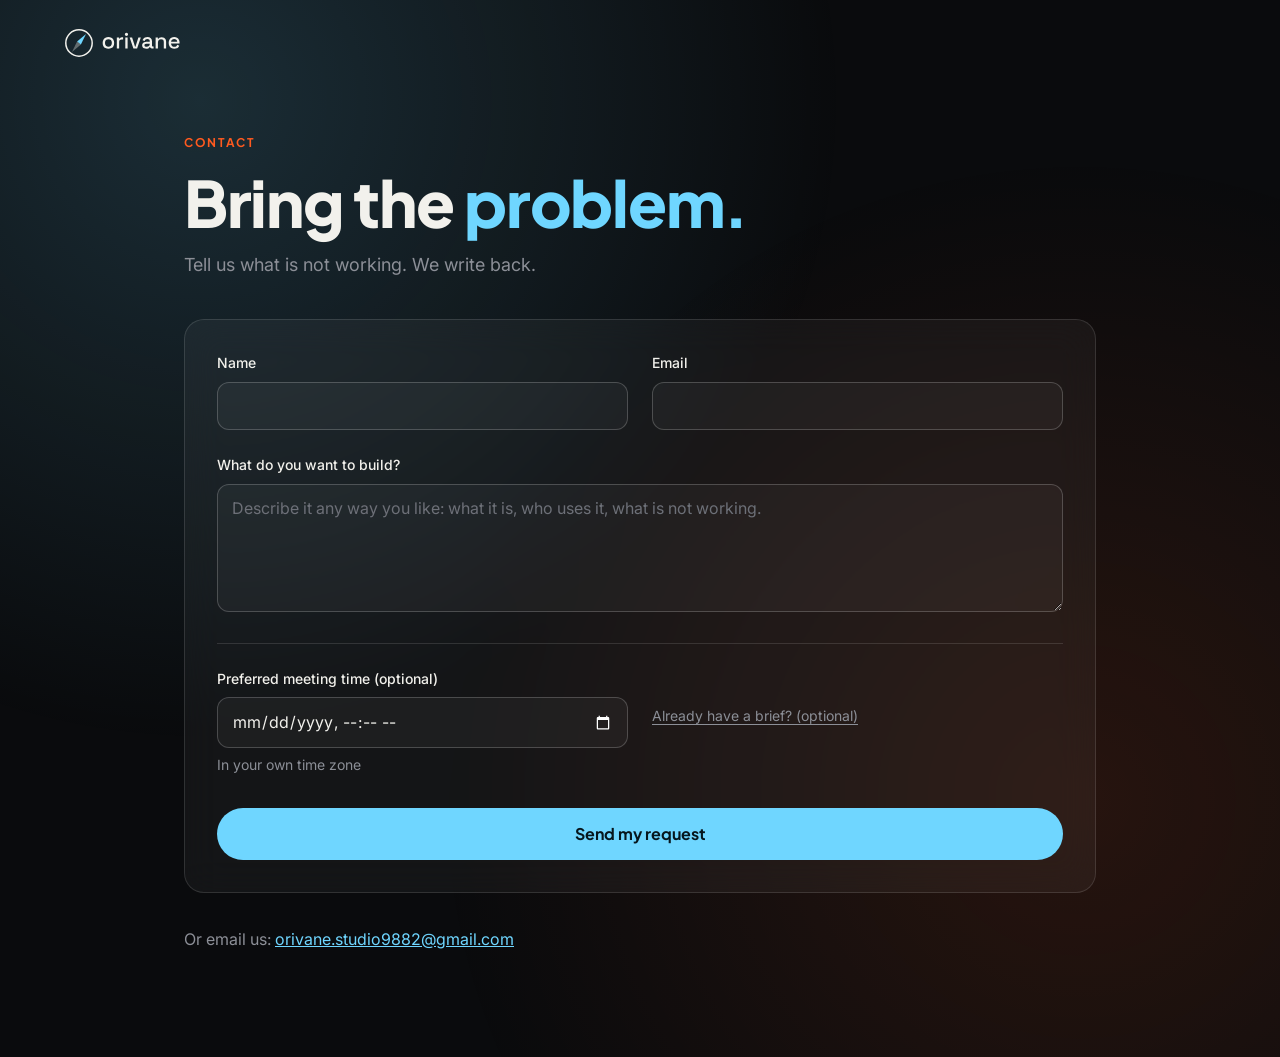
<file: contact-form.html>
<!doctype html>
<html lang="en">
<head>
<meta name="robots" content="noindex, nofollow, noarchive">
<meta charset="utf-8">
<meta name="viewport" content="width=device-width, initial-scale=1">
<title>Contact | Orivane</title>
<meta name="description" content="Tell Orivane what you want to build. Name, email and a few lines are enough.">
<meta name="theme-color" content="#0A0B0D">
<link rel="icon" href="favicon.ico" sizes="any">
<link rel="icon" href="assets/favicon.svg" type="image/svg+xml">
<link rel="apple-touch-icon" href="assets/apple-touch-icon.png">
<meta name="description" content="Tell Orivane what is not working. We write back.">
<link rel="preconnect" href="https://fonts.googleapis.com">
<link rel="preconnect" href="https://fonts.gstatic.com" crossorigin>
<link href="https://fonts.googleapis.com/css2?family=Inter:wght@400;500&family=Plus+Jakarta+Sans:wght@700;800&display=swap" rel="stylesheet">
<style>
:root{
  --bg:#0A0B0D; --text:#F2F1EC; --muted:#8C8F97; --blue:#6FD6FF; --orange:#FF5A1F;
  --ink:#06161D; --line:rgba(255,255,255,.12); --err:#FFB4A0;
}
*{box-sizing:border-box}
html{background:var(--bg)}
body{
  margin:0; min-height:100vh; background:var(--bg); color:var(--text);
  font:400 16px/1.55 Inter,system-ui,-apple-system,"Segoe UI",Roboto,sans-serif;
  text-align:left; overflow-x:hidden; position:relative;
}
/* two very soft colour layers */
body::before,body::after{content:"";position:fixed;z-index:0;pointer-events:none;width:1400px;height:1400px;max-width:160vw;max-height:160vw}
body::before{top:-600px;left:-500px;background:radial-gradient(circle,rgba(111,214,255,.17) 0%,rgba(111,214,255,0) 65%)}
body::after{bottom:-600px;right:-500px;background:radial-gradient(circle,rgba(255,90,31,.12) 0%,rgba(255,90,31,0) 65%)}
.top{position:relative;z-index:2;padding:28px clamp(20px,5vw,80px) 0}
.top .logo{display:inline-block}
.top svg{height:30px;width:auto;display:block}
main{position:relative;z-index:1;max-width:640px;margin:0 auto;padding:56px 20px 96px}
.row2{display:block}
.extras-row .briefslot{margin:0;display:flex;align-items:flex-end}
@media (min-width:760px){
  main{max-width:960px;padding:72px 24px 96px}
  .card{padding:40px}
  .row2{display:grid;grid-template-columns:1fr 1fr;gap:24px}
  .extras-row{align-items:start}
  .extras-row .briefslot{padding-top:26px}
  textarea{min-height:168px}
}
.tag{font:700 12px/1 "Plus Jakarta Sans",Inter,sans-serif;letter-spacing:.14em;text-transform:uppercase;color:var(--orange);margin:0 0 20px}
h1{font:800 clamp(40px,7vw,64px)/1.04 "Plus Jakarta Sans",Inter,sans-serif;letter-spacing:-.02em;margin:0 0 16px}
h1 span{color:var(--blue)}
.lede{color:var(--muted);font-size:18px;margin:0 0 40px}
.card{background:rgba(255,255,255,.045);border:1px solid var(--line);-webkit-backdrop-filter:blur(18px);backdrop-filter:blur(18px);border-radius:20px;padding:32px}
.field{margin:0 0 24px}
label,.lbl{display:block;font-weight:500;font-size:14px;margin:0 0 8px}
.hint{color:var(--muted);font-size:14px;margin:6px 0 0}
input,textarea{
  width:100%;min-height:48px;padding:12px 14px;font:400 16px/1.4 Inter,system-ui,sans-serif;color:var(--text);
  background:rgba(255,255,255,.04);border:1px solid rgba(255,255,255,.2);border-radius:12px;
  transition:border-color .15s,box-shadow .15s;
}
textarea{min-height:128px;resize:vertical}
input::placeholder,textarea::placeholder{color:#6d7078}
input:focus,textarea:focus,button:focus-visible,a:focus-visible{outline:2px solid var(--blue);outline-offset:2px}
input:focus,textarea:focus{border-color:var(--blue)}
input[type=datetime-local]{color-scheme:dark}
.invalid{border-color:var(--err)}
.err{color:var(--err);font-size:14px;margin:6px 0 0;min-height:0}
.err:empty{display:none}
.extras{border-top:1px solid var(--line);margin-top:8px;padding-top:24px}
.linkbtn{background:none;border:0;padding:0;min-height:44px;color:var(--muted);font:400 14px/1.3 Inter,sans-serif;text-decoration:underline;text-underline-offset:3px;cursor:pointer;display:inline-flex;align-items:center;transition:color .15s}
.linkbtn:hover{color:var(--text)}
.panel{margin:4px 0 24px;padding:20px;border:1px solid var(--line);border-radius:14px;background:rgba(255,255,255,.03)}
.panel[hidden]{display:none}
.panel p{margin:0 0 14px;font-size:15px}
.prompt{margin:0 0 10px;padding:14px;border-radius:12px;background:rgba(0,0,0,.35);border:1px solid var(--line);font:400 14px/1.5 ui-monospace,Consolas,monospace;white-space:pre-wrap;word-break:break-word;color:var(--text)}
.btn-quiet{min-height:44px;padding:8px 18px;border-radius:999px;border:1px solid rgba(255,255,255,.25);background:transparent;color:var(--text);font:700 14px/1 "Plus Jakarta Sans",Inter,sans-serif;cursor:pointer;margin:0 0 20px;transition:border-color .15s}
.btn-quiet:hover{border-color:var(--blue)}
.btn{width:100%;min-height:52px;margin-top:8px;padding:14px 28px;border:0;border-radius:999px;background:var(--blue);color:var(--ink);font:700 16px/1 "Plus Jakarta Sans",Inter,sans-serif;cursor:pointer;transition:opacity .15s}
.btn:hover{opacity:.9}
.btn:disabled{opacity:.55;cursor:progress}
.hp{position:absolute;left:-9999px;width:1px;height:1px;overflow:hidden}
.fallback{margin:20px 0 0;padding:16px;border:1px solid var(--err);border-radius:14px}
.fallback[hidden]{display:none}
.fallback p{margin:0 0 12px}
.fallback a{color:var(--blue);word-break:break-word;display:inline-block;min-height:44px;padding:10px 0}
.mail{margin:24px 0 0;color:var(--muted)}
.mail a{color:var(--blue);display:inline-block;min-height:44px;padding:10px 0}
.done h2{font:800 28px/1.2 "Plus Jakarta Sans",Inter,sans-serif;margin:0 0 12px}
.done p{margin:0;color:var(--muted);font-size:18px}
.done b{color:var(--text);font-weight:500;word-break:break-word}
@media (max-width:600px){
  main{padding:56px 20px 64px}
  .card{padding:24px 20px}
  .lede{font-size:16px;margin-bottom:28px}
}
@media (prefers-reduced-motion:reduce){*{transition:none!important;animation:none!important}}
</style>
</head>
<body>
<header class="top"><a class="logo" href="./" aria-label="Orivane, back to the home page"><svg role="img" aria-label="Orivane" xmlns="http://www.w3.org/2000/svg" viewBox="0 0 392 100" width="392" height="100"><g transform="translate(0 0) scale(1)"><circle cx="50" cy="50" r="44" fill="none" stroke="#F2F1EC" stroke-width="5"/><g transform="rotate(38 50 50)"><path d="M50 12 L58 50 L42 50 Z" fill="#6FD6FF"/><path d="M42 50 L58 50 L50 88 Z" fill="#F2F1EC" fill-opacity=".35"/></g></g><path d="M148.05499267578125 69.27499999999999Q142.50499267578124 69.27499999999999 138.17186126708984 66.98562774658203Q133.83872985839844 64.69625549316406 131.38059844970704 60.43437957763672Q128.92246704101564 56.17250366210937 128.92246704101564 50.30374450683593V49.208737182617185Q128.92246704101564 43.33997802734375 131.38059844970704 39.078102111816406Q133.83872985839844 34.81622619628906 138.17186126708984 32.526853942871085Q142.50499267578124 30.23748168945312 148.05499267578125 30.23748168945312Q153.60499267578126 30.23748168945312 157.93812408447266 32.526853942871085Q162.27125549316406 34.81622619628906 164.72938690185546 39.078102111816406Q167.18751831054686 43.33997802734375 167.18751831054686 49.208737182617185V50.30374450683593Q167.18751831054686 56.17250366210937 164.72938690185546 60.43437957763672Q162.27125549316406 64.69625549316406 157.93812408447266 66.98562774658203Q153.60499267578126 69.27499999999999 148.05499267578125 69.27499999999999ZM148.05499267578125 62.39739379882812Q153.13994140625 62.39739379882812 156.30491943359374 59.13867492675781Q159.4698974609375 55.8799560546875 159.4698974609375 50.10499267578125V49.40748901367187Q159.4698974609375 43.63252563476562 156.32929534912108 40.37380676269531Q153.18869323730468 37.11508789062499 148.05499267578125 37.11508789062499Q142.9962921142578 37.11508789062499 139.8181900024414 40.37380676269531Q136.640087890625 43.63252563476562 136.640087890625 49.40748901367187V50.10499267578125Q136.640087890625 55.8799560546875 139.8181900024414 59.13867492675781Q142.9962921142578 62.39739379882812 148.05499267578125 62.39739379882812ZM176.09746704101562 68.225V31.287481689453124H183.665087890625V35.61872253417968H184.85759887695312Q185.76134338378907 33.28997802734374 187.7263397216797 32.21372985839843Q189.69133605957032 31.137481689453118 192.63505859375 31.137481689453118H197.05631408691406V38.06758422851562H192.35381774902345Q188.57008056640626 38.06758422851562 186.1925842285156 40.124449157714835Q183.815087890625 42.18131408691406 183.815087890625 46.49754028320312V68.225ZM204.37246704101562 68.225V31.287481689453124H212.090087890625V68.225ZM208.2312774658203 26.255029296874994Q205.99625549316406 26.255029296874994 204.4568649291992 24.788766479492182Q202.91747436523437 23.32250366210937 202.91747436523437 20.989978027343746Q202.91747436523437 18.631204223632807 204.4568649291992 17.178065490722652Q205.99625549316406 15.724926757812497 208.2312774658203 15.724926757812497Q210.54129943847656 15.724926757812497 212.0431900024414 17.178065490722652Q213.54508056640626 18.631204223632807 213.54508056640626 20.989978027343746Q213.54508056640626 23.32250366210937 212.0431900024414 24.788766479492182Q210.54129943847656 26.255029296874994 208.2312774658203 26.255029296874994ZM231.35741577148437 68.225 218.87745971679686 31.287481689453124H227.090087890625L236.89625549316406 62.53241577148437H238.0887664794922L247.89493408203123 31.287481689453124H256.10756225585936L243.62760620117186 68.225ZM274.291226196289 69.27499999999999Q270.36872253417965 69.27499999999999 267.2318466186523 67.9137481689453Q264.094970703125 66.55249633789062 262.27059478759764 63.92936859130859Q260.4462188720703 61.30624084472656 260.4462188720703 57.559985351562496Q260.4462188720703 53.78748168945312 262.27059478759764 51.2656021118164Q264.094970703125 48.74372253417968 267.2918502807617 47.47059478759765Q270.4887298583984 46.19746704101562 274.53124084472654 46.19746704101562H285.8336639404297V43.80873718261718Q285.8336639404297 40.55378112792968 283.8686859130859 38.5906753540039Q281.90370788574216 36.62756958007812 277.85748901367185 36.62756958007812Q273.8862701416015 36.62756958007812 271.7806716918945 38.502551269531246Q269.67507324218747 40.377532958984375 268.9925842285156 43.42624816894531L261.8149780273437 41.07870788574218Q262.7149780273437 38.09746704101562 264.6893539428711 35.65622253417968Q266.6637298583984 33.21497802734375 269.9618576049804 31.726229858398433Q273.2599853515625 30.23748168945312 277.9549926757812 30.23748168945312Q285.14750366210933 30.23748168945312 289.2518905639648 33.88623352050781Q293.3562774658203 37.5349853515625 293.3562774658203 44.32624816894531V59.539904785156246Q293.3562774658203 61.789904785156246 295.4562774658203 61.789904785156246H298.6400146484375V68.225H292.86497802734374Q290.2474670410156 68.225 288.6049560546875 66.86187591552734Q286.96244506835933 65.49875183105468 286.96244506835933 63.19625549316406V62.96376647949218H285.77367858886714Q285.23744506835936 64.12624816894531 284.01683197021487 65.62812042236328Q282.7962188720703 67.12999267578124 280.46747436523435 68.20249633789061Q278.1387298583984 69.27499999999999 274.291226196289 69.27499999999999ZM275.4687591552734 62.884912109374994Q280.07371520996094 62.884912109374994 282.9536895751953 60.226193237304685Q285.8336639404297 57.56747436523437 285.8336639404297 52.94754028320312V52.145043945312494H274.996255493164Q271.92503662109374 52.145043945312494 270.0444381713867 53.46690521240234Q268.16383972167966 54.78876647949218 268.16383972167966 57.33872985839843Q268.16383972167966 59.88869323730468 270.1194381713867 61.38680267333984Q272.0750366210937 62.884912109374994 275.4687591552734 62.884912109374994ZM305.3974670410156 68.225V31.287481689453124H312.96508789062494V36.81868591308593H314.1575988769531Q315.21508789062494 34.52745971679687 317.90007324218743 32.58122253417969Q320.58505859375 30.6349853515625 325.8987884521484 30.6349853515625Q330.11754760742184 30.6349853515625 333.3931716918945 32.50436859130859Q336.6687957763671 34.37375183105468 338.5344161987304 37.80875549316406Q340.4000366210937 41.24375915527344 340.4000366210937 46.02499999999999V68.225H332.68241577148433V46.61751098632812Q332.68241577148433 41.78755493164062 330.2918136596679 39.50381774902343Q327.9012115478515 37.220080566406246 323.65624084472654 37.220080566406246Q318.8600219726562 37.220080566406246 315.9875549316406 40.39631042480468Q313.115087890625 43.572540283203125 313.115087890625 49.56123352050781V68.225ZM367.66997070312493 69.27499999999999Q362.0937225341796 69.27499999999999 357.8824707031249 66.9125Q353.67121887207026 64.55 351.3218429565429 60.25062408447265Q348.9724670410156 55.951248168945305 348.9724670410156 50.20624084472656V49.30624084472656Q348.9724670410156 43.5349853515625 351.2974670410156 39.24873352050781Q353.62246704101557 34.96248168945312 357.78309478759763 32.59998168945312Q361.94372253417964 30.23748168945312 367.3887298583984 30.23748168945312Q372.73248901367185 30.23748168945312 376.7431167602539 32.56998901367187Q380.7537445068359 34.90249633789062 383.0037445068359 39.110003662109364Q385.2537445068359 43.31751098632812 385.2537445068359 48.965014648437496V51.90128479003906H356.78759155273434Q356.9638397216796 56.77621154785156 360.0969345092773 59.63555450439453Q363.23002929687493 62.494897460937494 367.8649780273437 62.494897460937494Q372.2337005615234 62.494897460937494 374.4368026733398 60.55991210937499Q376.6399047851562 58.624926757812496 377.7986419677734 56.07870788574218L384.2374816894531 59.341262817382805Q383.1612335205078 61.474999999999994 381.17373352050777 63.788748168945304Q379.18623352050776 66.10249633789061 375.93872985839835 67.6887481689453Q372.691226196289 69.27499999999999 367.66997070312493 69.27499999999999ZM356.86259155273433 45.95370788574218H377.4123718261718Q377.11237182617185 41.78377380371093 374.3917770385742 39.40067901611327Q371.6711822509765 37.01758422851562 367.3399780273437 37.01758422851562Q362.9375183105468 37.01758422851562 360.21505126953116 39.40067901611327Q357.49258422851557 41.78377380371093 356.86259155273433 45.95370788574218Z" fill="#F2F1EC"/></svg></a></header>
<main>
  <p class="tag">Contact</p>
  <h1>Bring the <span>problem.</span></h1>
  <p class="lede">Tell us what is not working. We write back.</p>

  <div id="live" aria-live="polite">
    <div class="card" id="formCard">
      <form id="f" novalidate>
        <div class="row2">
          <div class="field">
            <label for="name">Name</label>
            <input id="name" name="name" type="text" autocomplete="name" required aria-describedby="name-err">
            <p class="err" id="name-err"></p>
          </div>
          <div class="field">
            <label for="email">Email</label>
            <input id="email" name="email" type="email" autocomplete="email" inputmode="email" required aria-describedby="email-err">
            <p class="err" id="email-err"></p>
          </div>
        </div>
        <div class="field">
          <label for="idea">What do you want to build?</label>
          <textarea id="idea" name="idea" required aria-describedby="idea-err" placeholder="Describe it any way you like: what it is, who uses it, what is not working."></textarea>
          <p class="err" id="idea-err"></p>
        </div>

        <div class="extras">
          <div class="row2 extras-row">
            <div class="field">
              <label for="when">Preferred meeting time (optional)</label>
              <input id="when" name="when" type="datetime-local">
              <p class="hint">In your own time zone</p>
            </div>
            <div class="field briefslot">
              <button type="button" class="linkbtn" id="briefToggle" aria-expanded="false" aria-controls="briefPanel">Already have a brief? (optional)</button>
            </div>
          </div>
          <div class="panel" id="briefPanel" hidden>
            <p>A brief is a short written note about what you want. Many people write it as an .md file, which is just a plain text file, like a note on your phone. You do not need one. If you want one, ask any AI chat:</p>
            <pre class="prompt" id="promptText">Write a short project brief for [your idea]: what it is, who uses it, and the 5 main things it must do.</pre>
            <button type="button" class="btn-quiet" id="copyPrompt">Copy prompt</button>
            <p style="margin-bottom:14px">Then paste the result here.</p>
            <label for="brief">Paste your brief here (optional)</label>
            <textarea id="brief" name="brief"></textarea>
          </div>
        </div>

        <input type="hidden" id="tz" name="timezone">
        <div class="hp" aria-hidden="true"><label>Company<input type="text" name="company" id="company" tabindex="-1" autocomplete="off"></label></div>

        <button type="submit" class="btn" id="send">Send my request</button>

        <div class="fallback" id="fallback" hidden role="alert">
          <p>Could not send automatically. Email us instead:</p>
          <p><a id="mailFallback" href="#">Open email</a></p>
          <button type="button" class="btn-quiet" id="copyMsg" style="margin:0">Copy message</button>
        </div>
      </form>
    </div>
  </div>

  <p class="mail">Or email us: <a href="mailto:orivane.studio9882@gmail.com">orivane.studio9882@gmail.com</a></p>
</main>

<script>
// Paste your Google Apps Script web app URL here (see form/FORM-SETUP.md).
const FORM_ENDPOINT = "https://script.google.com/macros/s/AKfycbwSj3yGYcUodJ7GY3Zol7_JPPwr92z-DjPWwwyD-r3HIM8NfqwinqDy5gwWlStzGFpyHQ/exec";
const TO = "orivane.studio9882@gmail.com";
const TIMEOUT_MS = 10000;

const $ = id => document.getElementById(id);
const f = $("f"), send = $("send");
let tz = "";
try { tz = Intl.DateTimeFormat().resolvedOptions().timeZone || ""; } catch (e) {}
$("tz").value = tz;

// Brief panel
$("briefToggle").addEventListener("click", () => {
  const p = $("briefPanel"), open = p.hidden;
  p.hidden = !open; $("briefToggle").setAttribute("aria-expanded", String(open));
});

async function copyText(text, btn, label) {
  try { await navigator.clipboard.writeText(text); }
  catch (e) {
    const t = document.createElement("textarea"); t.value = text; document.body.appendChild(t); t.select();
    try { document.execCommand("copy"); } catch (_) {} t.remove();
  }
  btn.textContent = "Copied";
  setTimeout(() => btn.textContent = label, 1800);
}
$("copyPrompt").addEventListener("click", e => copyText($("promptText").textContent, e.target, "Copy prompt"));

// Validation: inline text next to each field
function setErr(id, msg) { $(id + "-err").textContent = msg; $(id).classList.add("invalid"); $(id).setAttribute("aria-invalid", "true"); }
function clearErr(id) { $(id + "-err").textContent = ""; $(id).classList.remove("invalid"); $(id).removeAttribute("aria-invalid"); }
["name","email","idea"].forEach(id => $(id).addEventListener("input", () => clearErr(id)));

function validate() {
  let first = null;
  const bad = (id, m) => { setErr(id, m); first = first || $(id); };
  const v = id => $(id).value.trim();
  ["name","email","idea"].forEach(clearErr);
  if (!v("name")) bad("name", "Please enter your name.");
  if (!v("email")) bad("email", "Please enter your email so we can write back.");
  else if (!/^[^\s@]+@[^\s@]+\.[^\s@]+$/.test(v("email"))) bad("email", "This email does not look right. Check for a missing @ or dot.");
  if (!v("idea")) bad("idea", "Tell us a little about what you want to build.");
  if (first) first.focus();
  return !first;
}

function data() {
  return {
    name: $("name").value.trim(), email: $("email").value.trim(), idea: $("idea").value.trim(),
    timezone: tz, preferredTime: $("when").value, brief: $("brief").value.trim(),
    company: $("company").value
  };
}

function messageText(d) {
  return [
    "Name: " + d.name, "Email: " + d.email, "",
    "What I want to build:", d.idea, "",
    "Preferred meeting time: " + (d.preferredTime ? d.preferredTime + " (" + d.timezone + ")" : "not given"),
    "", "Brief:", d.brief || "none"
  ].join("\n");
}

function showFallback(d) {
  const body = messageText(d);
  $("mailFallback").href = "mailto:" + TO + "?subject=" + encodeURIComponent("A project for Orivane") + "&body=" + encodeURIComponent(body);
  $("mailFallback").textContent = "Email " + TO;
  $("copyMsg").onclick = e => copyText(body, e.target, "Copy message");
  $("fallback").hidden = false;
  send.disabled = false; send.textContent = "Send my request";
}

function showSuccess(d) {
  const card = $("formCard");
  card.innerHTML = "";
  const w = document.createElement("div"); w.className = "done";
  const h = document.createElement("h2"); h.textContent = "Request received";
  const p = document.createElement("p");
  p.append("Thanks, ");
  p.append(d.name);
  p.append(". We received your request and will email you at ");
  const b = document.createElement("b"); b.textContent = d.email; p.append(b);
  p.append(".");
  w.append(h, p); card.append(w);
}

f.addEventListener("submit", async ev => {
  ev.preventDefault();
  $("fallback").hidden = true;
  const d = data();
  if (d.company) { showSuccess(d); return; }          // honeypot: pretend success, send nothing
  if (!validate()) return;
  send.disabled = true; send.textContent = "Sending...";
  if (!FORM_ENDPOINT) { showFallback(d); return; }
  const ctl = new AbortController();
  const timer = setTimeout(() => ctl.abort(), TIMEOUT_MS);
  try {
    await fetch(FORM_ENDPOINT, { method: "POST", mode: "no-cors", signal: ctl.signal,
      headers: { "Content-Type": "text/plain;charset=utf-8" }, body: JSON.stringify(d) });
    clearTimeout(timer);
    showSuccess(d);
  } catch (e) {
    clearTimeout(timer);
    showFallback(d);
  }
});
</script>
</body>
</html>
</file>
